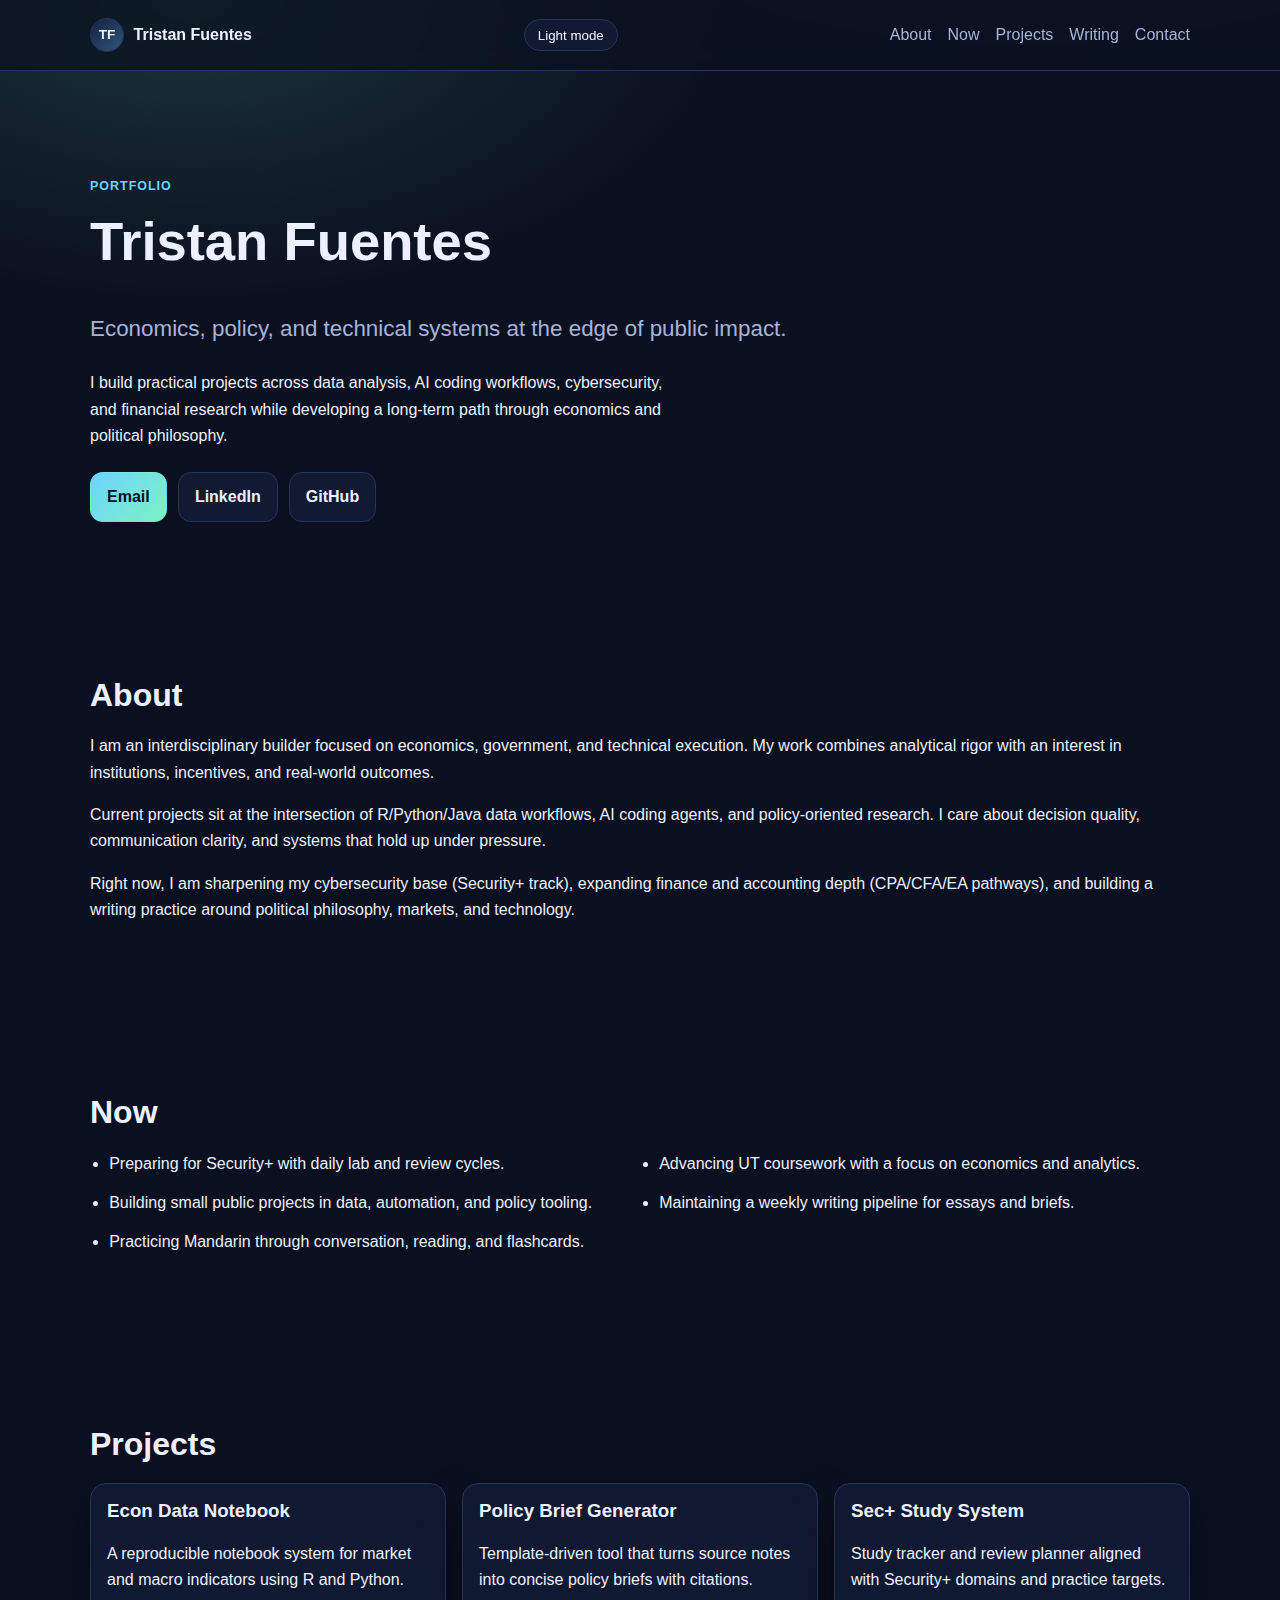
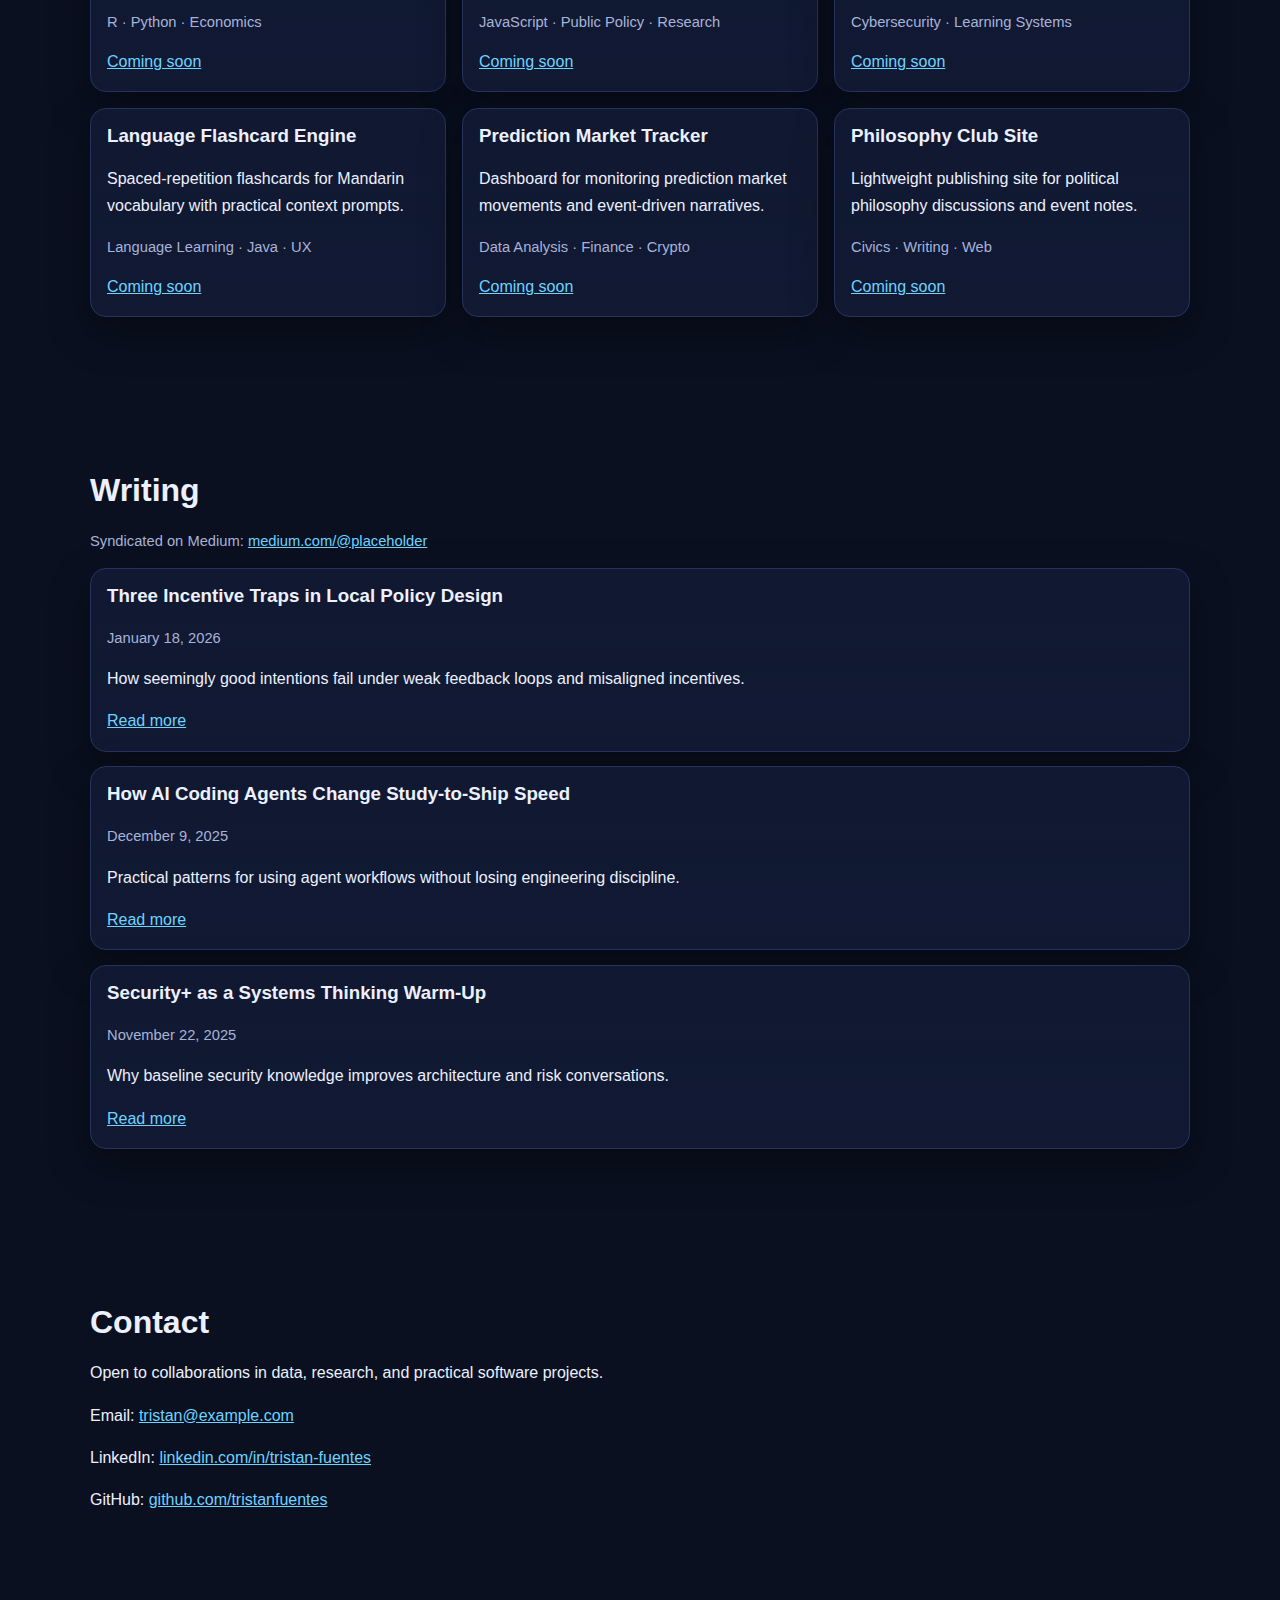
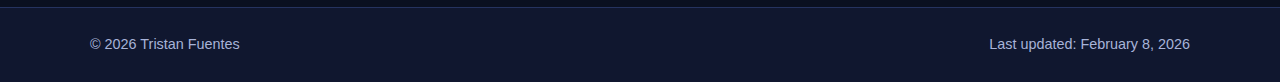
<file: index.html>
﻿<!doctype html>
<html lang="en" data-theme="dark">
<head>
  <meta charset="utf-8" />
  <meta name="viewport" content="width=device-width, initial-scale=1" />
  <title>Tristan Fuentes | Portfolio</title>
  <meta name="description" content="Portfolio of Tristan Fuentes: economics, policy, data analysis, AI coding agents, cybersecurity, blockchain, and writing." />
  <meta name="theme-color" content="#0b1020" />
  <meta name="robots" content="index,follow" />

  <meta property="og:title" content="Tristan Fuentes | Portfolio" />
  <meta property="og:description" content="Economics, policy, data analysis, AI coding agents, cybersecurity, and writing." />
  <meta property="og:type" content="website" />
  <meta property="og:url" content="https://tristanfuentes.github.io/personal-site/" />
  <meta property="og:image" content="https://tristanfuentes.github.io/personal-site/assets/og-image.svg" />

  <meta name="twitter:card" content="summary_large_image" />
  <meta name="twitter:title" content="Tristan Fuentes | Portfolio" />
  <meta name="twitter:description" content="Economics, policy, data analysis, AI coding agents, cybersecurity, and writing." />
  <meta name="twitter:image" content="https://tristanfuentes.github.io/personal-site/assets/og-image.svg" />

  <link rel="icon" type="image/svg+xml" href="assets/favicon.svg" />
  <link rel="stylesheet" href="styles.css" />
  <script src="script.js" defer></script>
</head>
<body>
  <a class="skip-link" href="#main">Skip to content</a>

  <header class="site-header" id="top">
    <nav class="container nav" aria-label="Main navigation">
      <a class="brand" href="#top" aria-label="Go to top">
        <span class="avatar" aria-hidden="true">TF</span>
        <span>Tristan Fuentes</span>
      </a>
      <button class="theme-toggle" id="theme-toggle" aria-label="Toggle light mode" aria-pressed="false">Light mode</button>
      <ul class="nav-links">
        <li><a href="#about">About</a></li>
        <li><a href="#now">Now</a></li>
        <li><a href="#projects">Projects</a></li>
        <li><a href="#writing">Writing</a></li>
        <li><a href="#contact">Contact</a></li>
      </ul>
    </nav>
  </header>

  <main id="main">
    <section class="hero section" id="hero" aria-labelledby="hero-title">
      <div class="container hero-grid">
        <div>
          <p class="eyebrow">Portfolio</p>
          <h1 id="hero-title">Tristan Fuentes</h1>
          <p class="subtitle">Economics, policy, and technical systems at the edge of public impact.</p>
          <p class="lead">I build practical projects across data analysis, AI coding workflows, cybersecurity, and financial research while developing a long-term path through economics and political philosophy.</p>
          <div class="button-row">
            <a class="btn" href="mailto:tristan@example.com">Email</a>
            <a class="btn btn-secondary" href="https://linkedin.com/in/tristan-fuentes" target="_blank" rel="noreferrer">LinkedIn</a>
            <a class="btn btn-secondary" href="https://github.com/tristanfuentes" target="_blank" rel="noreferrer">GitHub</a>
          </div>
        </div>
      </div>
    </section>

    <section class="section" id="about" aria-labelledby="about-title">
      <div class="container">
        <h2 id="about-title">About</h2>
        <p>I am an interdisciplinary builder focused on economics, government, and technical execution. My work combines analytical rigor with an interest in institutions, incentives, and real-world outcomes.</p>
        <p>Current projects sit at the intersection of R/Python/Java data workflows, AI coding agents, and policy-oriented research. I care about decision quality, communication clarity, and systems that hold up under pressure.</p>
        <p>Right now, I am sharpening my cybersecurity base (Security+ track), expanding finance and accounting depth (CPA/CFA/EA pathways), and building a writing practice around political philosophy, markets, and technology.</p>
      </div>
    </section>

    <section class="section" id="now" aria-labelledby="now-title">
      <div class="container">
        <h2 id="now-title">Now</h2>
        <ul class="now-list">
          <li>Preparing for Security+ with daily lab and review cycles.</li>
          <li>Advancing UT coursework with a focus on economics and analytics.</li>
          <li>Building small public projects in data, automation, and policy tooling.</li>
          <li>Maintaining a weekly writing pipeline for essays and briefs.</li>
          <li>Practicing Mandarin through conversation, reading, and flashcards.</li>
        </ul>
      </div>
    </section>

    <section class="section" id="projects" aria-labelledby="projects-title">
      <div class="container">
        <h2 id="projects-title">Projects</h2>
        <div class="card-grid">
          <article class="card">
            <h3>Econ Data Notebook</h3>
            <p>A reproducible notebook system for market and macro indicators using R and Python.</p>
            <p class="tags">R · Python · Economics</p>
            <a class="text-link" href="#" aria-label="Econ Data Notebook coming soon">Coming soon</a>
          </article>
          <article class="card">
            <h3>Policy Brief Generator</h3>
            <p>Template-driven tool that turns source notes into concise policy briefs with citations.</p>
            <p class="tags">JavaScript · Public Policy · Research</p>
            <a class="text-link" href="#" aria-label="Policy Brief Generator coming soon">Coming soon</a>
          </article>
          <article class="card">
            <h3>Sec+ Study System</h3>
            <p>Study tracker and review planner aligned with Security+ domains and practice targets.</p>
            <p class="tags">Cybersecurity · Learning Systems</p>
            <a class="text-link" href="#" aria-label="Sec+ Study System coming soon">Coming soon</a>
          </article>
          <article class="card">
            <h3>Language Flashcard Engine</h3>
            <p>Spaced-repetition flashcards for Mandarin vocabulary with practical context prompts.</p>
            <p class="tags">Language Learning · Java · UX</p>
            <a class="text-link" href="#" aria-label="Language Flashcard Engine coming soon">Coming soon</a>
          </article>
          <article class="card">
            <h3>Prediction Market Tracker</h3>
            <p>Dashboard for monitoring prediction market movements and event-driven narratives.</p>
            <p class="tags">Data Analysis · Finance · Crypto</p>
            <a class="text-link" href="#" aria-label="Prediction Market Tracker coming soon">Coming soon</a>
          </article>
          <article class="card">
            <h3>Philosophy Club Site</h3>
            <p>Lightweight publishing site for political philosophy discussions and event notes.</p>
            <p class="tags">Civics · Writing · Web</p>
            <a class="text-link" href="#" aria-label="Philosophy Club Site coming soon">Coming soon</a>
          </article>
        </div>
      </div>
    </section>

    <section class="section" id="writing" aria-labelledby="writing-title">
      <div class="container">
        <h2 id="writing-title">Writing</h2>
        <p class="section-note">Syndicated on Medium: <a class="text-link" href="https://medium.com/@placeholder" target="_blank" rel="noreferrer">medium.com/@placeholder</a></p>
        <div class="writing-list">
          <article class="post-item">
            <h3>Three Incentive Traps in Local Policy Design</h3>
            <p class="post-meta">January 18, 2026</p>
            <p>How seemingly good intentions fail under weak feedback loops and misaligned incentives.</p>
            <a class="text-link" href="writing.html#post-1">Read more</a>
          </article>
          <article class="post-item">
            <h3>How AI Coding Agents Change Study-to-Ship Speed</h3>
            <p class="post-meta">December 9, 2025</p>
            <p>Practical patterns for using agent workflows without losing engineering discipline.</p>
            <a class="text-link" href="writing.html#post-2">Read more</a>
          </article>
          <article class="post-item">
            <h3>Security+ as a Systems Thinking Warm-Up</h3>
            <p class="post-meta">November 22, 2025</p>
            <p>Why baseline security knowledge improves architecture and risk conversations.</p>
            <a class="text-link" href="writing.html#post-3">Read more</a>
          </article>
        </div>
      </div>
    </section>

    <section class="section" id="contact" aria-labelledby="contact-title">
      <div class="container">
        <h2 id="contact-title">Contact</h2>
        <p>Open to collaborations in data, research, and practical software projects.</p>
        <p>Email: <a class="text-link" href="mailto:tristan@example.com">tristan@example.com</a></p>
        <p>LinkedIn: <a class="text-link" href="https://linkedin.com/in/tristan-fuentes" target="_blank" rel="noreferrer">linkedin.com/in/tristan-fuentes</a></p>
        <p>GitHub: <a class="text-link" href="https://github.com/tristanfuentes" target="_blank" rel="noreferrer">github.com/tristanfuentes</a></p>
      </div>
    </section>
  </main>

  <footer class="site-footer">
    <div class="container footer-row">
      <p>&copy; 2026 Tristan Fuentes</p>
      <p>Last updated: February 8, 2026</p>
    </div>
  </footer>
</body>
</html>
</file>
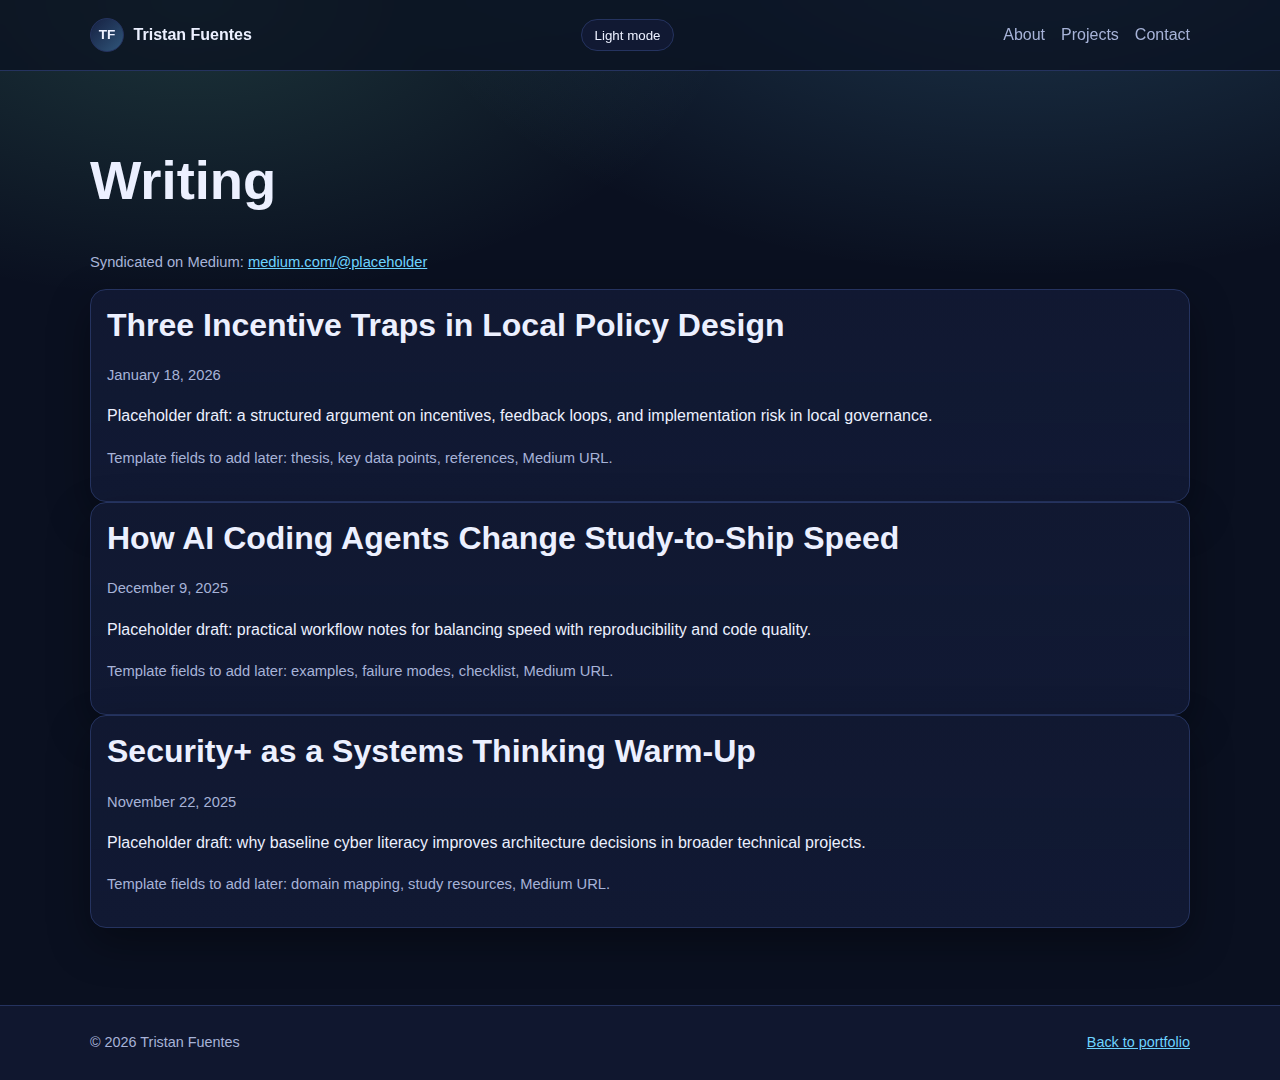
<file: writing.html>
﻿<!doctype html>
<html lang="en" data-theme="dark">
<head>
  <meta charset="utf-8" />
  <meta name="viewport" content="width=device-width, initial-scale=1" />
  <title>Writing | Tristan Fuentes</title>
  <meta name="description" content="Writing index for Tristan Fuentes: essays on economics, policy, technology, and systems." />
  <meta name="robots" content="index,follow" />
  <meta property="og:title" content="Writing | Tristan Fuentes" />
  <meta property="og:description" content="Placeholder writing index for future long-form posts and Medium syndication." />
  <meta property="og:type" content="website" />
  <meta property="og:url" content="https://tristanfuentes.github.io/personal-site/writing.html" />
  <meta property="og:image" content="https://tristanfuentes.github.io/personal-site/assets/og-image.svg" />
  <meta name="twitter:card" content="summary_large_image" />
  <meta name="twitter:title" content="Writing | Tristan Fuentes" />
  <meta name="twitter:description" content="Placeholder writing index for future long-form posts and Medium syndication." />
  <meta name="twitter:image" content="https://tristanfuentes.github.io/personal-site/assets/og-image.svg" />
  <link rel="icon" type="image/svg+xml" href="assets/favicon.svg" />
  <link rel="stylesheet" href="styles.css" />
  <script src="script.js" defer></script>
</head>
<body>
  <header class="site-header">
    <nav class="container nav" aria-label="Writing page navigation">
      <a class="brand" href="index.html#top" aria-label="Back to home">
        <span class="avatar" aria-hidden="true">TF</span>
        <span>Tristan Fuentes</span>
      </a>
      <button class="theme-toggle" id="theme-toggle" aria-label="Toggle light mode" aria-pressed="false">Light mode</button>
      <ul class="nav-links">
        <li><a href="index.html#about">About</a></li>
        <li><a href="index.html#projects">Projects</a></li>
        <li><a href="index.html#contact">Contact</a></li>
      </ul>
    </nav>
  </header>

  <main class="section" id="main">
    <div class="container">
      <h1>Writing</h1>
      <p class="section-note">Syndicated on Medium: <a class="text-link" href="https://medium.com/@placeholder" target="_blank" rel="noreferrer">medium.com/@placeholder</a></p>

      <article class="post-item" id="post-1">
        <h2>Three Incentive Traps in Local Policy Design</h2>
        <p class="post-meta">January 18, 2026</p>
        <p>Placeholder draft: a structured argument on incentives, feedback loops, and implementation risk in local governance.</p>
        <p class="section-note">Template fields to add later: thesis, key data points, references, Medium URL.</p>
      </article>

      <article class="post-item" id="post-2">
        <h2>How AI Coding Agents Change Study-to-Ship Speed</h2>
        <p class="post-meta">December 9, 2025</p>
        <p>Placeholder draft: practical workflow notes for balancing speed with reproducibility and code quality.</p>
        <p class="section-note">Template fields to add later: examples, failure modes, checklist, Medium URL.</p>
      </article>

      <article class="post-item" id="post-3">
        <h2>Security+ as a Systems Thinking Warm-Up</h2>
        <p class="post-meta">November 22, 2025</p>
        <p>Placeholder draft: why baseline cyber literacy improves architecture decisions in broader technical projects.</p>
        <p class="section-note">Template fields to add later: domain mapping, study resources, Medium URL.</p>
      </article>
    </div>
  </main>

  <footer class="site-footer">
    <div class="container footer-row">
      <p>&copy; 2026 Tristan Fuentes</p>
      <p><a class="text-link" href="index.html">Back to portfolio</a></p>
    </div>
  </footer>
</body>
</html>
</file>
<file: styles.css>
﻿:root {
  --bg: #0a1020;
  --surface: #111933;
  --surface-2: #162142;
  --text: #ecf0ff;
  --muted: #a7b3d8;
  --accent: #6dd3ff;
  --accent-2: #7cf2c2;
  --border: #25335f;
  --shadow: 0 16px 40px rgba(0, 0, 0, 0.35);
}

[data-theme="light"] {
  --bg: #f4f7ff;
  --surface: #ffffff;
  --surface-2: #edf2ff;
  --text: #1a2242;
  --muted: #4f5d87;
  --accent: #0b67d1;
  --accent-2: #0f9b6a;
  --border: #d7e0f6;
  --shadow: 0 12px 30px rgba(17, 34, 66, 0.12);
}

* {
  box-sizing: border-box;
}

html {
  scroll-behavior: smooth;
}

body {
  margin: 0;
  background: radial-gradient(1200px 700px at 80% -10%, rgba(109, 211, 255, 0.22), transparent 55%),
    radial-gradient(900px 500px at 15% 0%, rgba(124, 242, 194, 0.16), transparent 60%),
    var(--bg);
  color: var(--text);
  font: 400 1rem/1.65 "Segoe UI", "Helvetica Neue", Arial, sans-serif;
}

a {
  color: inherit;
}

.container {
  width: min(1100px, 92vw);
  margin: 0 auto;
}

.skip-link {
  position: absolute;
  left: -1000px;
  top: 0;
  background: var(--surface);
  padding: 0.5rem 0.75rem;
  border-radius: 0.5rem;
}

.skip-link:focus-visible {
  left: 0.5rem;
  top: 0.5rem;
  z-index: 999;
}

.site-header {
  position: sticky;
  top: 0;
  z-index: 40;
  backdrop-filter: blur(8px);
  background: color-mix(in srgb, var(--bg) 72%, transparent);
  border-bottom: 1px solid var(--border);
}

.nav {
  min-height: 70px;
  display: flex;
  align-items: center;
  gap: 1rem;
}

.brand {
  display: inline-flex;
  align-items: center;
  gap: 0.6rem;
  text-decoration: none;
  font-weight: 600;
}

.avatar {
  width: 34px;
  height: 34px;
  display: inline-grid;
  place-items: center;
  border-radius: 999px;
  border: 1px solid var(--border);
  background: linear-gradient(135deg, var(--surface-2), color-mix(in srgb, var(--surface-2) 70%, var(--accent)));
  font-size: 0.85rem;
}

.nav-links {
  margin-left: auto;
  list-style: none;
  padding: 0;
  display: flex;
  gap: 1rem;
}

.nav-links a {
  text-decoration: none;
  color: var(--muted);
  padding-bottom: 0.2rem;
}

.nav-links a.active,
.nav-links a:hover {
  color: var(--text);
  border-bottom: 2px solid var(--accent);
}

.theme-toggle {
  margin-left: auto;
  border: 1px solid var(--border);
  border-radius: 999px;
  background: var(--surface);
  color: var(--text);
  padding: 0.45rem 0.8rem;
  cursor: pointer;
}

.section {
  padding: 4.8rem 0;
}

.hero {
  padding-top: 5.8rem;
}

h1,
h2,
h3 {
  line-height: 1.2;
  margin-top: 0;
}

h1 {
  font-size: clamp(2rem, 5vw, 3.4rem);
}

h2 {
  font-size: clamp(1.4rem, 3vw, 2rem);
  margin-bottom: 1.2rem;
}

.subtitle {
  font-size: clamp(1.1rem, 2.3vw, 1.4rem);
  color: var(--muted);
}

.lead {
  max-width: 66ch;
}

.eyebrow {
  letter-spacing: 0.08em;
  text-transform: uppercase;
  color: var(--accent);
  font-weight: 600;
  font-size: 0.78rem;
}

.button-row {
  display: flex;
  flex-wrap: wrap;
  gap: 0.7rem;
  margin-top: 1.4rem;
}

.btn {
  display: inline-block;
  text-decoration: none;
  border-radius: 0.8rem;
  border: 1px solid transparent;
  background: linear-gradient(135deg, var(--accent), var(--accent-2));
  color: #031022;
  font-weight: 600;
  padding: 0.68rem 1rem;
}

.btn-secondary {
  background: var(--surface);
  color: var(--text);
  border-color: var(--border);
}

.card-grid {
  display: grid;
  grid-template-columns: repeat(3, minmax(0, 1fr));
  gap: 1rem;
}

.card,
.post-item {
  background: linear-gradient(180deg, color-mix(in srgb, var(--surface) 92%, transparent), var(--surface));
  border: 1px solid var(--border);
  border-radius: 1rem;
  padding: 1rem;
  box-shadow: var(--shadow);
}

.tags,
.post-meta,
.section-note {
  color: var(--muted);
  font-size: 0.92rem;
}

.now-list {
  display: grid;
  grid-template-columns: repeat(2, minmax(0, 1fr));
  gap: 0.8rem 1.2rem;
  padding-left: 1.2rem;
}

.writing-list {
  display: grid;
  gap: 0.9rem;
}

.text-link {
  color: var(--accent);
}

.text-link:hover {
  color: var(--accent-2);
}

.site-footer {
  border-top: 1px solid var(--border);
  background: color-mix(in srgb, var(--surface) 80%, transparent);
}

.footer-row {
  min-height: 74px;
  display: flex;
  justify-content: space-between;
  align-items: center;
  gap: 1rem;
  color: var(--muted);
  font-size: 0.9rem;
}

a:focus-visible,
button:focus-visible {
  outline: 3px solid color-mix(in srgb, var(--accent) 60%, white);
  outline-offset: 2px;
  border-radius: 0.4rem;
}

@media (max-width: 900px) {
  .card-grid {
    grid-template-columns: repeat(2, minmax(0, 1fr));
  }

  .nav {
    flex-wrap: wrap;
    padding: 0.65rem 0;
  }

  .theme-toggle {
    order: 3;
    margin-left: 0;
  }

  .nav-links {
    width: 100%;
    order: 4;
    justify-content: space-between;
    margin: 0;
  }
}

@media (max-width: 640px) {
  .card-grid,
  .now-list {
    grid-template-columns: 1fr;
  }

  .section {
    padding: 3.4rem 0;
  }

  .footer-row {
    flex-direction: column;
    align-items: flex-start;
    padding: 1rem 0;
  }
}

@media (prefers-reduced-motion: reduce) {
  html {
    scroll-behavior: auto;
  }

  * {
    animation: none !important;
    transition: none !important;
  }
}
</file>
